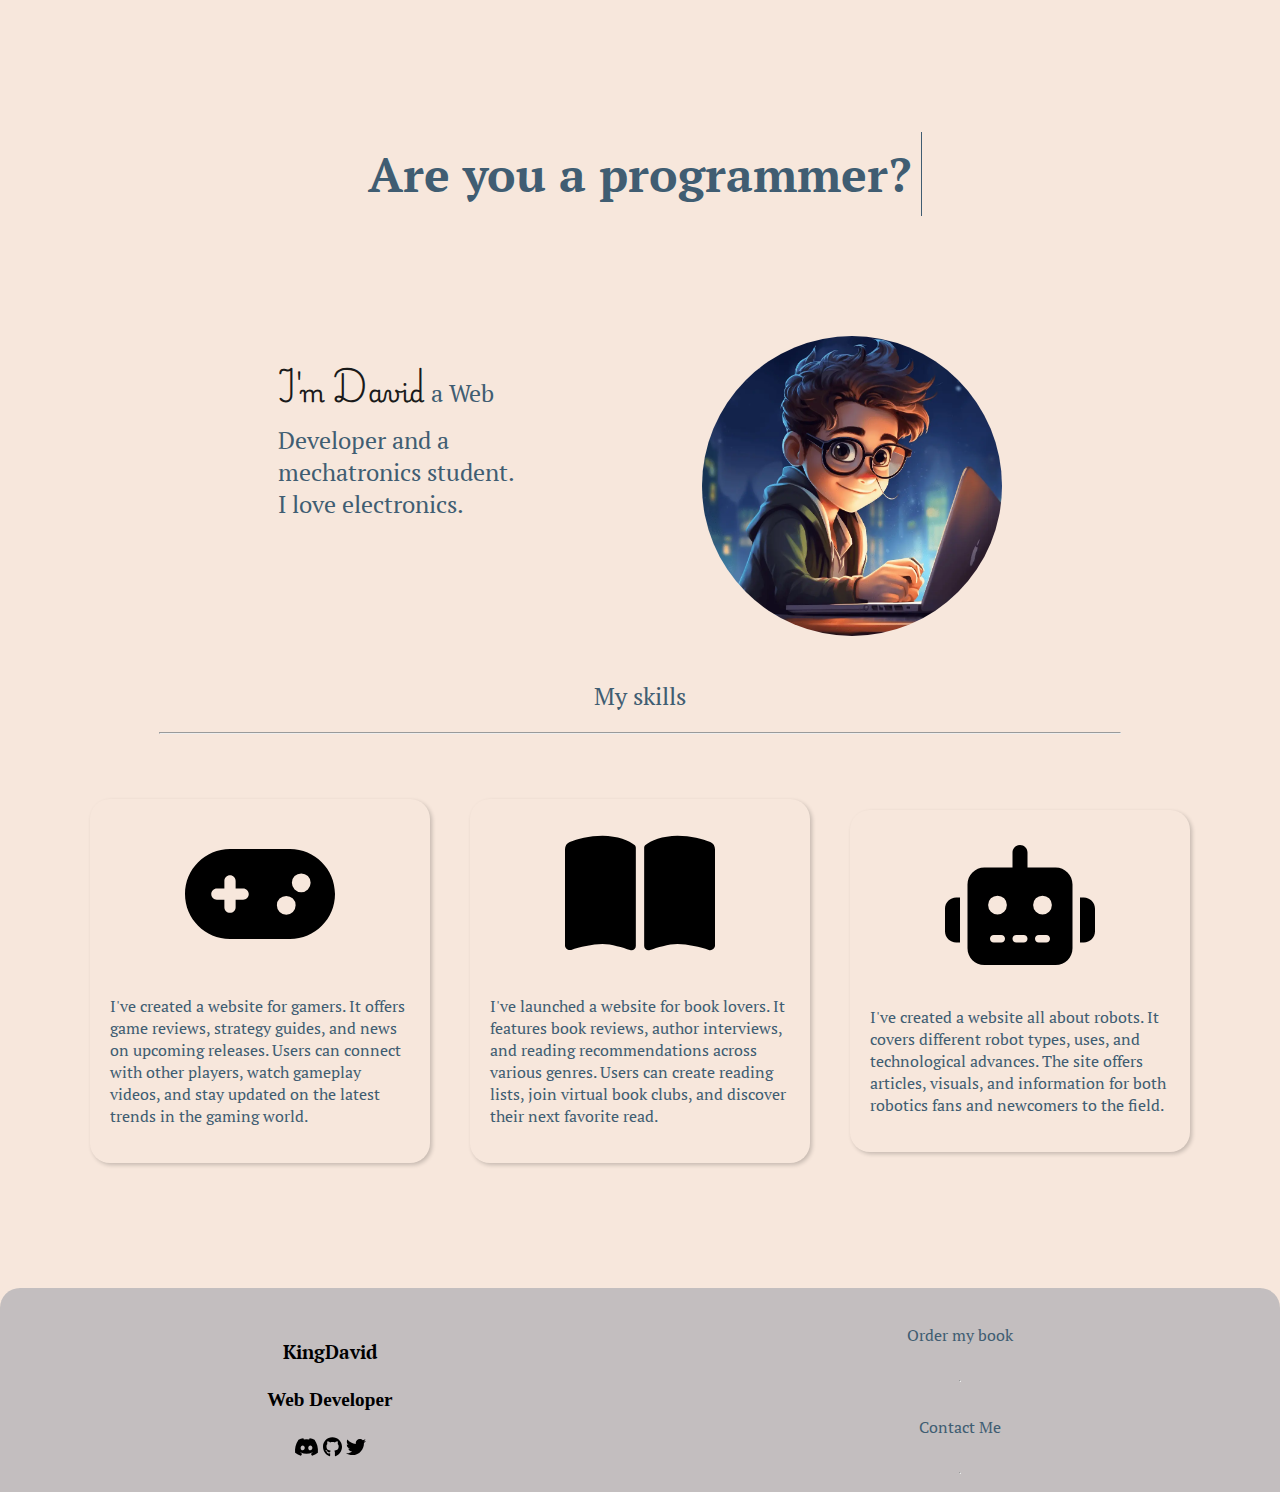
<file: index.html>
<!DOCTYPE html>
<html lang="en">
    <head>
        <title>Programming</title>
        <meta charset="UTF-8">
        <meta name="viewport" content="width=device-width initial-scale=1.0">
        <link href="./style.css" rel="stylesheet">
        <link rel="icon" href="./image/robot-solid.svg" >
        <link rel="preconnect" href="https://fonts.googleapis.com">
<link rel="preconnect" href="https://fonts.gstatic.com" crossorigin>
<link href="https://fonts.googleapis.com/css2?family=PT+Serif:ital,wght@0,400;0,700;1,400;1,700&display=swap" rel="stylesheet">
<link rel="preconnect" href="https://fonts.googleapis.com">
<link rel="preconnect" href="https://fonts.gstatic.com" crossorigin>
<link href="https://fonts.googleapis.com/css2?family=Playwrite+FR+Trad:wght@100..400&display=swap" rel="stylesheet">
    </head>
    <body>
        <!-- navigation bar -->
            <div class="header">
                <h1>Are you a programmer?</h1>
                <div class="profile">
                    <div class="profile-text">
                        <h2><span class="profile-text-span"> I'm David </span>a Web Developer and a mechatronics student. I love electronics.</h2>
                    </div>
                     <div>   
                         <img src="./image/pcboi2.webp" width="300" height="300" alt=" profile image">
                    </div>
                </div>
                <!-- <div class="header-image">
                <img src="./image/code-solid.svg" height="250" alt="code image">
                </div> -->
            </div>
    
        <!--container -->
            <div class="container-linebreak">
            <h2>My skills</h2>
            <hr width="75%">
            </div>
            <div class="container-flex">
                    <div class="flex line1">
                        <img src="./image/gamepad-solid.svg" height="150px" width="150px" alt="gamepad image">
                        <p>I've created a website for gamers. It offers game reviews, strategy guides, and news on upcoming releases. Users can connect with other players, watch gameplay videos, and stay updated on the latest trends in the gaming world.</p>
                    </div>
                    <div class="flex line2">
                        <img src="./image/book-open-solid.svg" height="150px" width="150px" alt="book image">
                        <p>I've launched a website for book lovers. It features book reviews, author interviews, and reading recommendations across various genres. Users can create reading lists, join virtual book clubs, and discover their next favorite read.</p>
                    </div>
                    <div class="flex line3">
                        <img src="./image/robot-solid.svg" height="150px" width="150px" alt="robot image">
                        <p>I've created a website all about robots. It covers different robot types, uses, and technological advances. The site offers articles, visuals, and information for both robotics fans and newcomers to the field.</p>
                    </div>
            </div>

        <!-- footer -->
         <div class="footer">
            <div class="footer-div">
                <div>
                    <h3>KingDavid</h3>
                    <h4>Web Developer</h4>
                </div>
                <div>
                    <a class=""><img class="footer-img" src="./image/discord-brands-solid.svg" height="20" alt=""></a>
                    <a class=""><img class="footer-img" src="./image/github-brands-solid.svg" height="20" alt=""></a>
                    <a class=""><img class="footer-img" src="./image/twitter-brands-solid.svg" height="20" alt=""></a>
                </div>    
            </div>
            <div class="footer-paragraph">
                <p>Order my book</p>
                <hr>
                <p>Contact Me</p>
                <hr>
            </div>
         </div>
    </body>

</html>
</file>
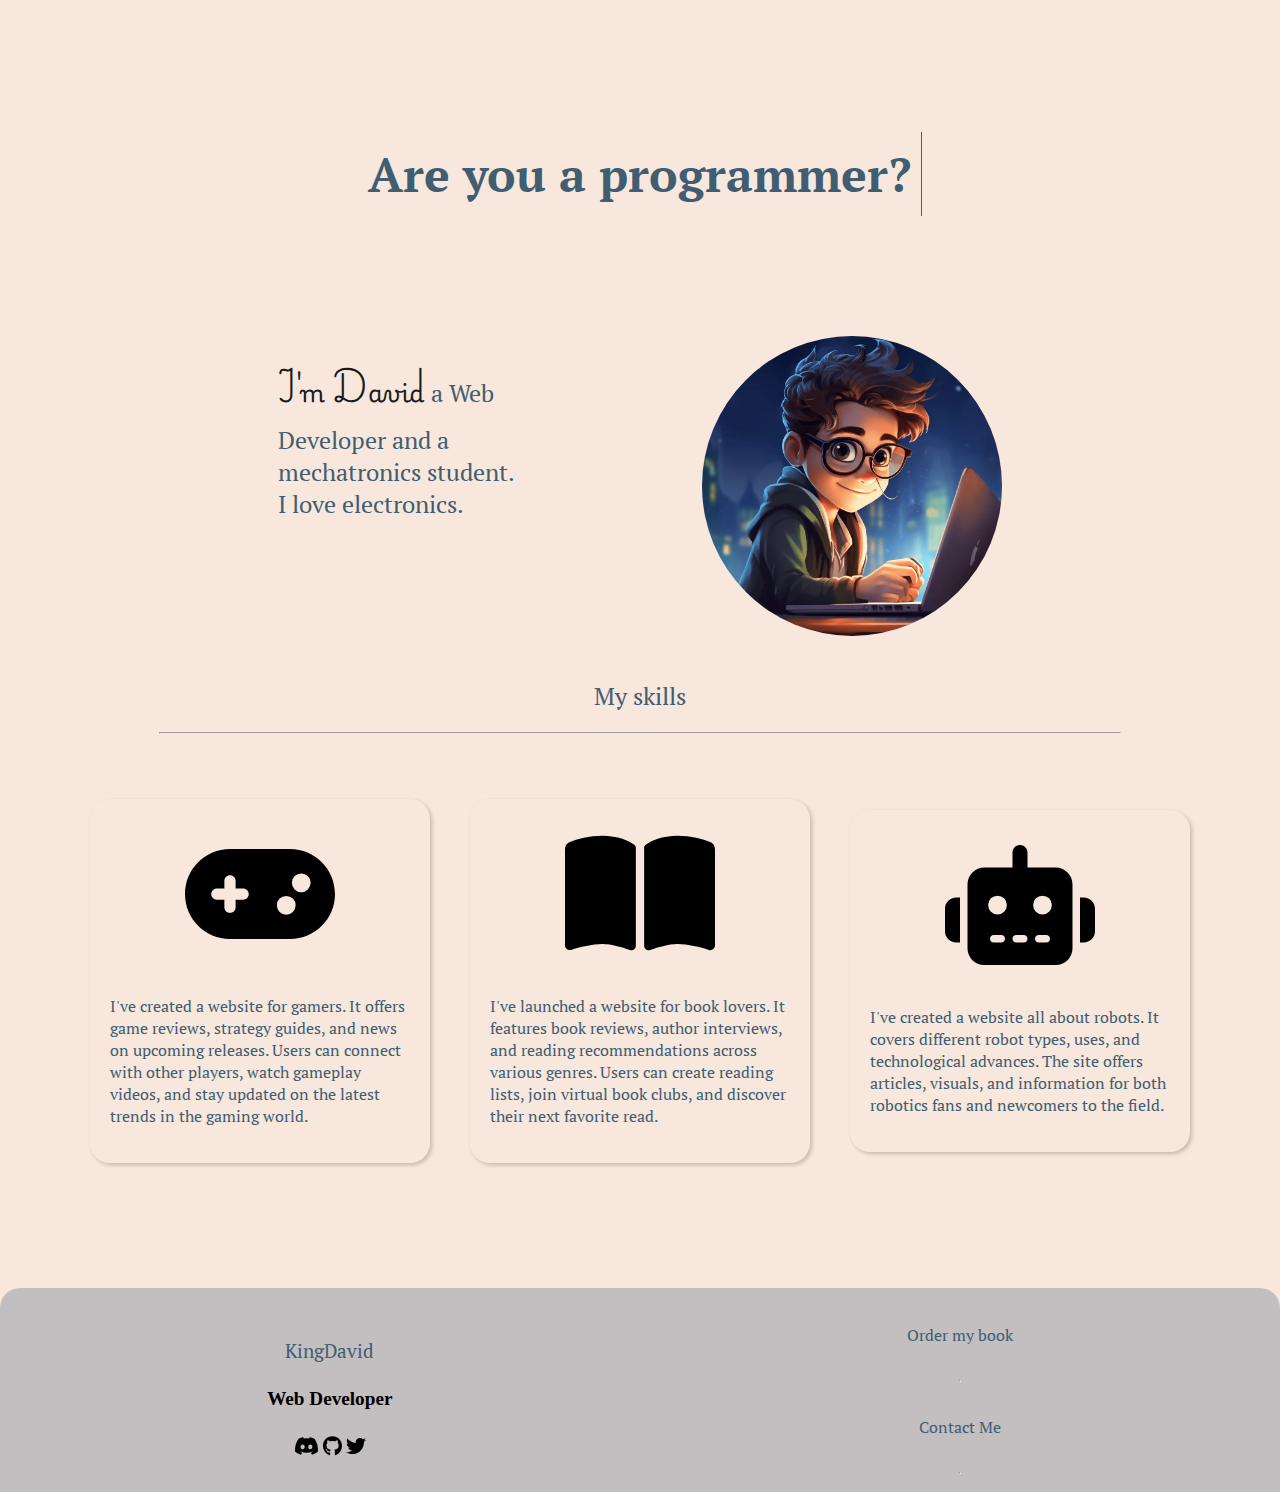
<file: website.html>
<!DOCTYPE html>
<html lang="en">
    <head>
        <title>Programming</title>
        <meta charset="UTF-8">
        <meta name="viewport" content="width=device-width initial-scale=1.0">
        <link href="./style.css" rel="stylesheet">
        <link rel="icon" href="./image/robot-solid.svg" >
        <link rel="preconnect" href="https://fonts.googleapis.com">
<link rel="preconnect" href="https://fonts.gstatic.com" crossorigin>
<link href="https://fonts.googleapis.com/css2?family=PT+Serif:ital,wght@0,400;0,700;1,400;1,700&display=swap" rel="stylesheet">
<link rel="preconnect" href="https://fonts.googleapis.com">
<link rel="preconnect" href="https://fonts.gstatic.com" crossorigin>
<link href="https://fonts.googleapis.com/css2?family=Playwrite+FR+Trad:wght@100..400&display=swap" rel="stylesheet">
    </head>
    <body>
        <!-- navigation bar -->
            <div class="header">
                <h1>Are you a programmer?</h1>
                <div class="profile">
                    <div class="profile-text">
                        <h2><span class="profile-text-span"> I'm David </span>a Web Developer and a mechatronics student. I love electronics.</h2>
                    </div>
                     <div>   
                         <img src="./image/pcboi2.webp" width="300" height="300" alt=" profile image">
                    </div>
                </div>
                <!-- <div class="header-image">
                <img src="./image/code-solid.svg" height="250" alt="code image">
                </div> -->
            </div>
    
        <!--container -->
            <div class="container-linebreak">
            <h2>My skills</h2>
            <hr width="75%">
            </div>
            <div class="container-flex">
                    <div class="flex line1">
                        <img src="./image/gamepad-solid.svg" height="150px" width="150px" alt="gamepad image">
                        <p>I've created a website for gamers. It offers game reviews, strategy guides, and news on upcoming releases. Users can connect with other players, watch gameplay videos, and stay updated on the latest trends in the gaming world.</p>
                    </div>
                    <div class="flex line2">
                        <img src="./image/book-open-solid.svg" height="150px" width="150px" alt="book image">
                        <p>I've launched a website for book lovers. It features book reviews, author interviews, and reading recommendations across various genres. Users can create reading lists, join virtual book clubs, and discover their next favorite read.</p>
                    </div>
                    <div class="flex line3">
                        <img src="./image/robot-solid.svg" height="150px" width="150px" alt="robot image">
                        <p>I've created a website all about robots. It covers different robot types, uses, and technological advances. The site offers articles, visuals, and information for both robotics fans and newcomers to the field.</p>
                    </div>
            </div>

        <!-- footer -->
         <div class="footer">
            <div>
                <h3>KingDavid</h3>
                <h4>Web Developer</h4>
               <a class=""><img class="footer-img" src="./image/discord-brands-solid.svg" height="20" alt=""></a>
               <a class=""><img class="footer-img" src="./image/github-brands-solid.svg" height="20" alt=""></a>
               <a class=""><img class="footer-img" src="./image/twitter-brands-solid.svg" height="20" alt=""></a>
            </div>
            <div class="footer-paragraph">
                <p>Order my book</p>
                <hr>
                <p>Contact Me</p>
                <hr>
            </div>
         </div>
    </body>

</html>
</file>
<file: style.css>
body{
    background-color:  #F7E7DC;
    min-height: 100%;
    width: 100%;
    margin: 0;
    padding: 0;
    overflow-x: hidden;
}

/* Scrollbar styling */
::-webkit-scrollbar {
    width: 12px;
    height: 12px;
  }
  
  ::-webkit-scrollbar-track {
    background: #F7E7DC;
  }
  
  ::-webkit-scrollbar-thumb {
    background-color: rgb(64, 93, 114, 0.5);
    border-radius: 10px;
  }
  
  ::-webkit-scrollbar-thumb:hover {
    background-color: black;
  }
  

h2, h3, p{
        font-family: "PT Serif", serif;
        font-weight: 400;
        font-style: normal;
        color: #405D72;
        user-select: none;
}

.header{
    display: flex;
    width: 100%;
    flex-direction: column;
    justify-content: center;
    margin-top: 100px;
    position: relative;
}

.header > h1{
    font-size: 3rem;
    margin-bottom: clamp(10px, 10%, 100px);
    padding: 10px;
    text-align: center;
    font-family: "PT Serif", serif;
    font-weight: 700;
    font-style: normal;
    color: #405D72;
    margin-inline: auto;
    overflow: hidden;
    white-space: nowrap;
    border-right: 1px solid;
    animation: typing 6s steps(20) forwards,
    blink 1s step-end infinite;
}

@keyframes typing {
    from{
        width: 0;
    }

    to{
        width: 100%;
        border-right: none;
    }
}

@keyframes blink {
    50%{
        border-color: transparent;
    }
}


.profile{ 
    display: flex;
    justify-content:center;  
    align-items: flex-start;
    flex-wrap: wrap;
    gap: 10%;
    padding: 20px;
}

.profile-text{
    align-self: flex-start;
    text-align: left;
    text-wrap: balance;
    max-width: 300px;
    margin-bottom: 30px;
}

.profile-text-span{
    font-family: "Playwrite FR Trad", cursive;
    font-optical-sizing: auto;
    font-weight: 400;
    font-style: normal;
    color: rgb(26, 26, 26);
}

.contact-button{
    outline: none;
    width: 100px;
    height: 30px;
    border-radius: 10px;
    border: 1px solid #405D72;
    background-color: #F7E7DC;
    color: #405D72;
    font-size: 1rem;
    margin-top: 10%;
}

.contact-button:hover{
    background-color: #405D72;
    color: #F7E7DC;
}


.profile > div > img{
    width: 300px;
    height: 300px;
    border-radius: 50%;
}

.experience{
    display: flex;
    align-items: center;
    flex-wrap: wrap;
    gap: 5px;
    padding: 35px 0 20px 5px;
}

.fa-html5{
    font-size: 30px;
    margin: 0;
}

.fa-react,
.fa-css3-alt,
.fa-node-js{
    margin-left: 15px;
    font-size: 30px;
}

/* container */
.container-linebreak > h2{
    text-align: center;
    
}

.container-flex{
    display: flex;
    justify-content: center;
    align-items: center; 
    margin: 40px;
    flex-wrap: wrap;
    gap: 40px;
    max-width: 100%;
    overflow-x: hidden;
}

.flex{
    display: flex;
    flex-direction: column;
    justify-content: center;
    align-items: center;
    gap: 10px;
    max-width: 300px;
    min-width:200px;
    min-height: 300px;
    padding: 20px;
    margin: 25px 0;
    border-radius: 20px;
    text-wrap: pretty;
    box-shadow: 2px 2px 4px rgba(0, 0, 0, 0.2);
}

.flex:hover{
    box-shadow: 2px 2px 4px #405D72;
    
}

.fa-solid{
    font-size: 120px;
}

.footer{
    display: flex;
    justify-content: space-around;
    align-items: center;
    border-top-left-radius: 20px;
    border-top-right-radius: 20px;
    background-color: rgb(117, 130, 148, 0.4);
    padding: 10px;
    margin-top: 100px;
    max-width: 100%;
    text-align: center;
}

.footer> div> div> h3{
    color: black;
    font-weight: 510;
    margin-bottom: 0;
}

.footer-div div h3,h4{
    font-size: 1.2rem;
}

.footer-paragraph{
    display: flex;
    align-items: center;
    justify-content: center;
    flex-direction: column;
    padding-top: 10px;
    gap: 10px;
    min-width: 100px;
}

.footer-paragraph div a{
    text-decoration: none;
}

.fa-p{
    font-size: 20px;
    margin-left: 10px;
    padding-bottom: 10px;
    cursor: pointer;
    color: black;
}

@media(max-width: 710px){
    .header{
        margin-top: 50px;
    }

    .header > h1{
        font-size: 1.8rem;
        padding: 0;
        margin-bottom: 20px;
    }

    .profile{
        gap: 10px
    }

    .profile-text{
        padding-bottom: 20px;
    }

    .contact-button{
       display: none;
    }

    .profile > div > img{
        width: 270px;
        height: 270px;
    }

    .container-flex{
        margin: 0;
    }

    .flex{
        margin: 20px 15px;
    }

    .experience{
        padding: 10px 0 0px 5px;
    }
    
    .fa-html5{
        font-size: 25px;
        margin: 0;
    }
    
    .fa-react,
    .fa-css3-alt,
    .fa-node-js{
        margin-left: 10px;
        font-size: 25px;
    }

    .fa-solid{
        font-size: 100px;
    }


    .footer{
        padding: 0;
        margin-top: 80px;
    }

    .footer-div{
        display: flex;
        align-items: center;
        min-height: 80px;
    }

    .footer-div div h3,h4{
        font-size: 13px;
    }

    .footer-div div h4{
        margin-top: 10px;
    }

    .fa-p{
        font-size: 15px;
        margin-left: 5px;
    }
}
</file>
